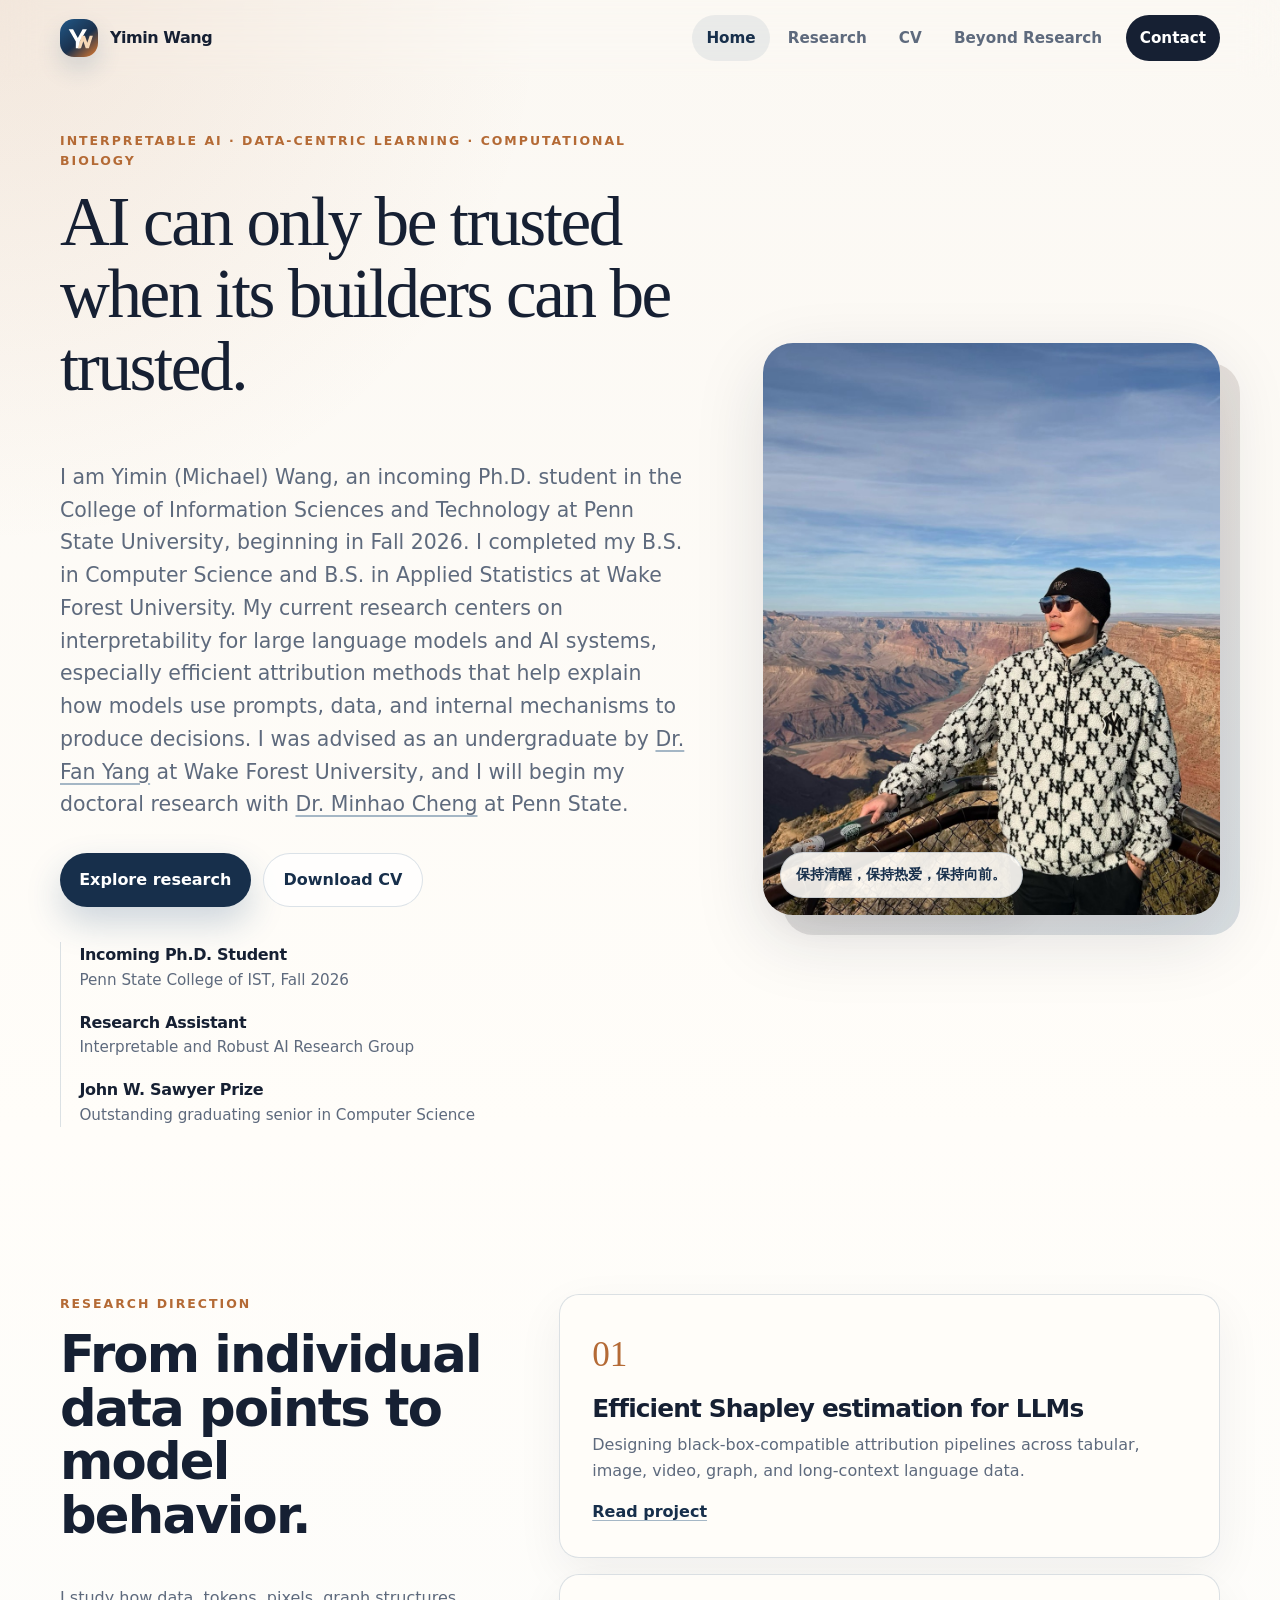
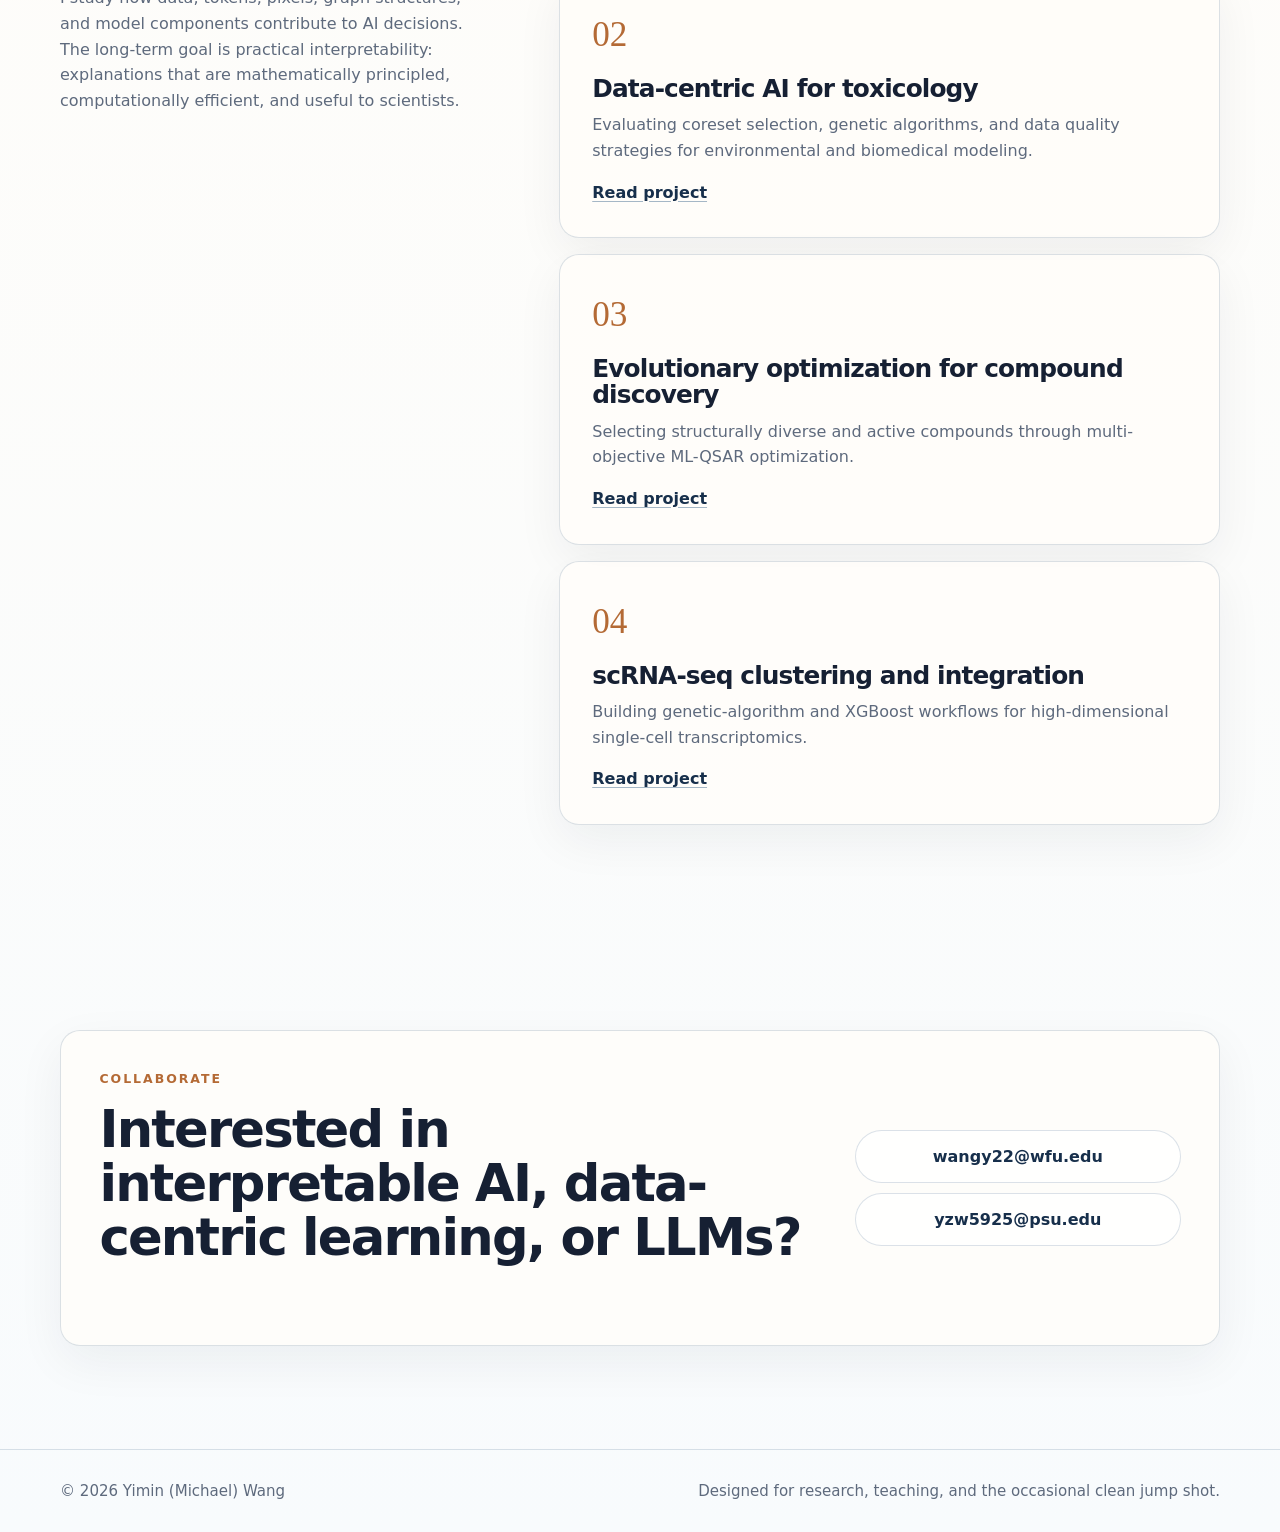
<file: index.html>
<!doctype html>
<html lang="en">
  <head>
    <meta charset="utf-8">
    <meta name="viewport" content="width=device-width, initial-scale=1">
    <meta name="description" content="Yimin (Michael) Wang - incoming Penn State IST Ph.D. student working on interpretable AI, LLM attribution, data-centric learning, and ML-QSAR optimization.">
    <title>Yimin (Michael) Wang | AI Researcher</title>
    <link rel="icon" href="assets/images/monogram.svg" type="image/svg+xml">
    <link rel="preload" href="assets/images/michael-grand-canyon-1400.jpg" as="image">
    <link rel="stylesheet" href="assets/css/styles.css">
  </head>
  <body>
    <a class="skip-link" href="#main">Skip to main content</a>

    <header class="site-header" data-header>
      <nav class="nav container" aria-label="Primary navigation">
        <a class="brand" href="index.html" aria-label="Yimin Wang home">
          <img src="assets/images/monogram.svg" alt="" width="38" height="38">
          <span>Yimin Wang</span>
        </a>
        <button class="nav-toggle" type="button" aria-expanded="false" aria-controls="site-menu">
          <span>Menu</span>
          <span class="nav-toggle-lines" aria-hidden="true"></span>
        </button>
        <div class="nav-links" id="site-menu">
          <a aria-current="page" href="index.html">Home</a>
          <a href="research.html">Research</a>
          <a href="cv.html">CV</a>
          <a href="basketball.html">Beyond Research</a>
          <a class="nav-cta" href="mailto:wangy22@wfu.edu">Contact</a>
        </div>
      </nav>
    </header>

    <main id="main">
      <section class="hero">
        <div class="container hero-grid">
          <div class="hero-copy reveal">
            <p class="eyebrow">Interpretable AI · Data-centric learning · Computational biology</p>
            <h1>AI can only be trusted when its builders can be trusted.</h1>
            <p class="hero-lede">
              I am Yimin (Michael) Wang, an incoming Ph.D. student in the College of Information Sciences and Technology
              at Penn State University, beginning in Fall 2026. I completed my B.S. in Computer Science and B.S. in
              Applied Statistics at Wake Forest University. My current research centers on interpretability for large
              language models and AI systems, especially efficient attribution methods that help explain how models use
              prompts, data, and internal mechanisms to produce decisions. I was advised as an undergraduate by
              <a href="https://cs.wfu.edu/people/faculty/fan-yang/">Dr. Fan Yang</a> at Wake Forest University, and I will
              begin my doctoral research with <a href="https://ist.psu.edu/directory/mmc7149">Dr. Minhao Cheng</a> at
              Penn State.
            </p>
            <div class="hero-actions">
              <a class="button primary" href="research.html">Explore research</a>
              <a class="button secondary" href="assets/files/Michael_Wang_CV.pdf">Download CV</a>
            </div>
            <ul class="quick-facts" aria-label="Profile highlights">
              <li>
                <strong>Incoming Ph.D. Student</strong>
                <span>Penn State College of IST, Fall 2026</span>
              </li>
              <li>
                <strong>Research Assistant</strong>
                <span>Interpretable and Robust AI Research Group</span>
              </li>
              <li>
                <strong>John W. Sawyer Prize</strong>
                <span>Outstanding graduating senior in Computer Science</span>
              </li>
            </ul>
          </div>

          <div class="hero-portrait reveal">
            <figure>
              <img src="assets/images/michael-grand-canyon-1400.jpg" alt="Yimin Michael Wang overlooking the Grand Canyon">
              <figcaption>保持清醒，保持热爱，保持向前。</figcaption>
            </figure>
          </div>
        </div>
      </section>

      <section class="section">
        <div class="container split-section">
          <div class="section-intro reveal">
            <p class="eyebrow">Research direction</p>
            <h2>From individual data points to model behavior.</h2>
            <p>
              I study how data, tokens, pixels, graph structures, and model components contribute to AI decisions.
              The long-term goal is practical interpretability: explanations that are mathematically principled,
              computationally efficient, and useful to scientists.
            </p>
          </div>
          <div class="feature-grid">
            <article class="feature-card reveal">
              <span class="card-number">01</span>
              <h3>Efficient Shapley estimation for LLMs</h3>
              <p>
                Designing black-box-compatible attribution pipelines across tabular, image, video, graph, and long-context language data.
              </p>
              <a href="research.html#shapley">Read project</a>
            </article>
            <article class="feature-card reveal">
              <span class="card-number">02</span>
              <h3>Data-centric AI for toxicology</h3>
              <p>
                Evaluating coreset selection, genetic algorithms, and data quality strategies for environmental and biomedical modeling.
              </p>
              <a href="research.html#toxicology">Read project</a>
            </article>
            <article class="feature-card reveal">
              <span class="card-number">03</span>
              <h3>Evolutionary optimization for compound discovery</h3>
              <p>
                Selecting structurally diverse and active compounds through multi-objective ML-QSAR optimization.
              </p>
              <a href="research.html#compound-discovery">Read project</a>
            </article>
            <article class="feature-card reveal">
              <span class="card-number">04</span>
              <h3>scRNA-seq clustering and integration</h3>
              <p>
                Building genetic-algorithm and XGBoost workflows for high-dimensional single-cell transcriptomics.
              </p>
              <a href="research.html#scrna">Read project</a>
            </article>
          </div>
        </div>
      </section>

      <section class="section">
        <div class="container contact-band reveal">
          <div>
            <p class="eyebrow">Collaborate</p>
            <h2>Interested in interpretable AI, data-centric learning, or LLMs?</h2>
          </div>
          <div class="contact-emails" aria-label="Email addresses">
            <a href="mailto:wangy22@wfu.edu">wangy22@wfu.edu</a>
            <a href="mailto:yzw5925@psu.edu">yzw5925@psu.edu</a>
          </div>
        </div>
      </section>
    </main>

    <footer class="site-footer">
      <div class="container footer-grid">
        <p>© <span data-year></span> Yimin (Michael) Wang</p>
        <p>Designed for research, teaching, and the occasional clean jump shot.</p>
      </div>
    </footer>

    <script src="assets/js/main.js"></script>
  </body>
</html>
</file>
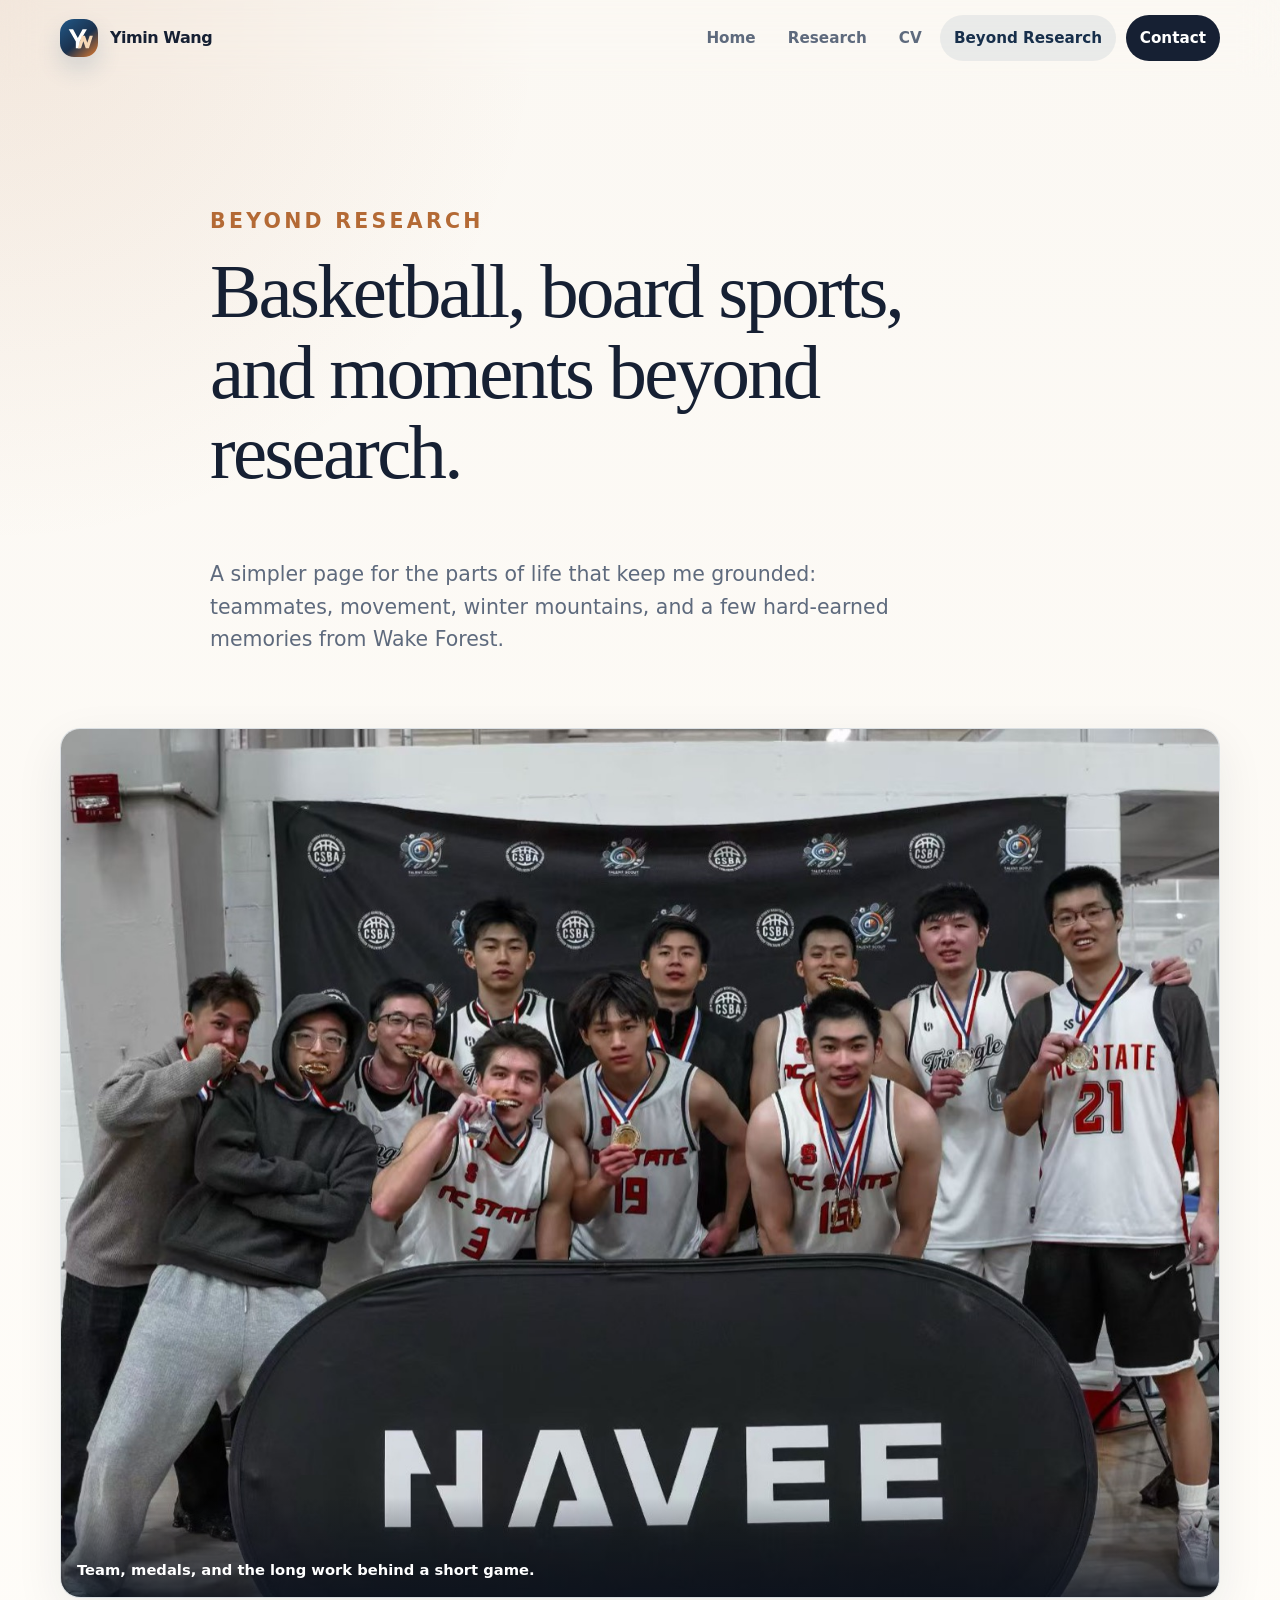
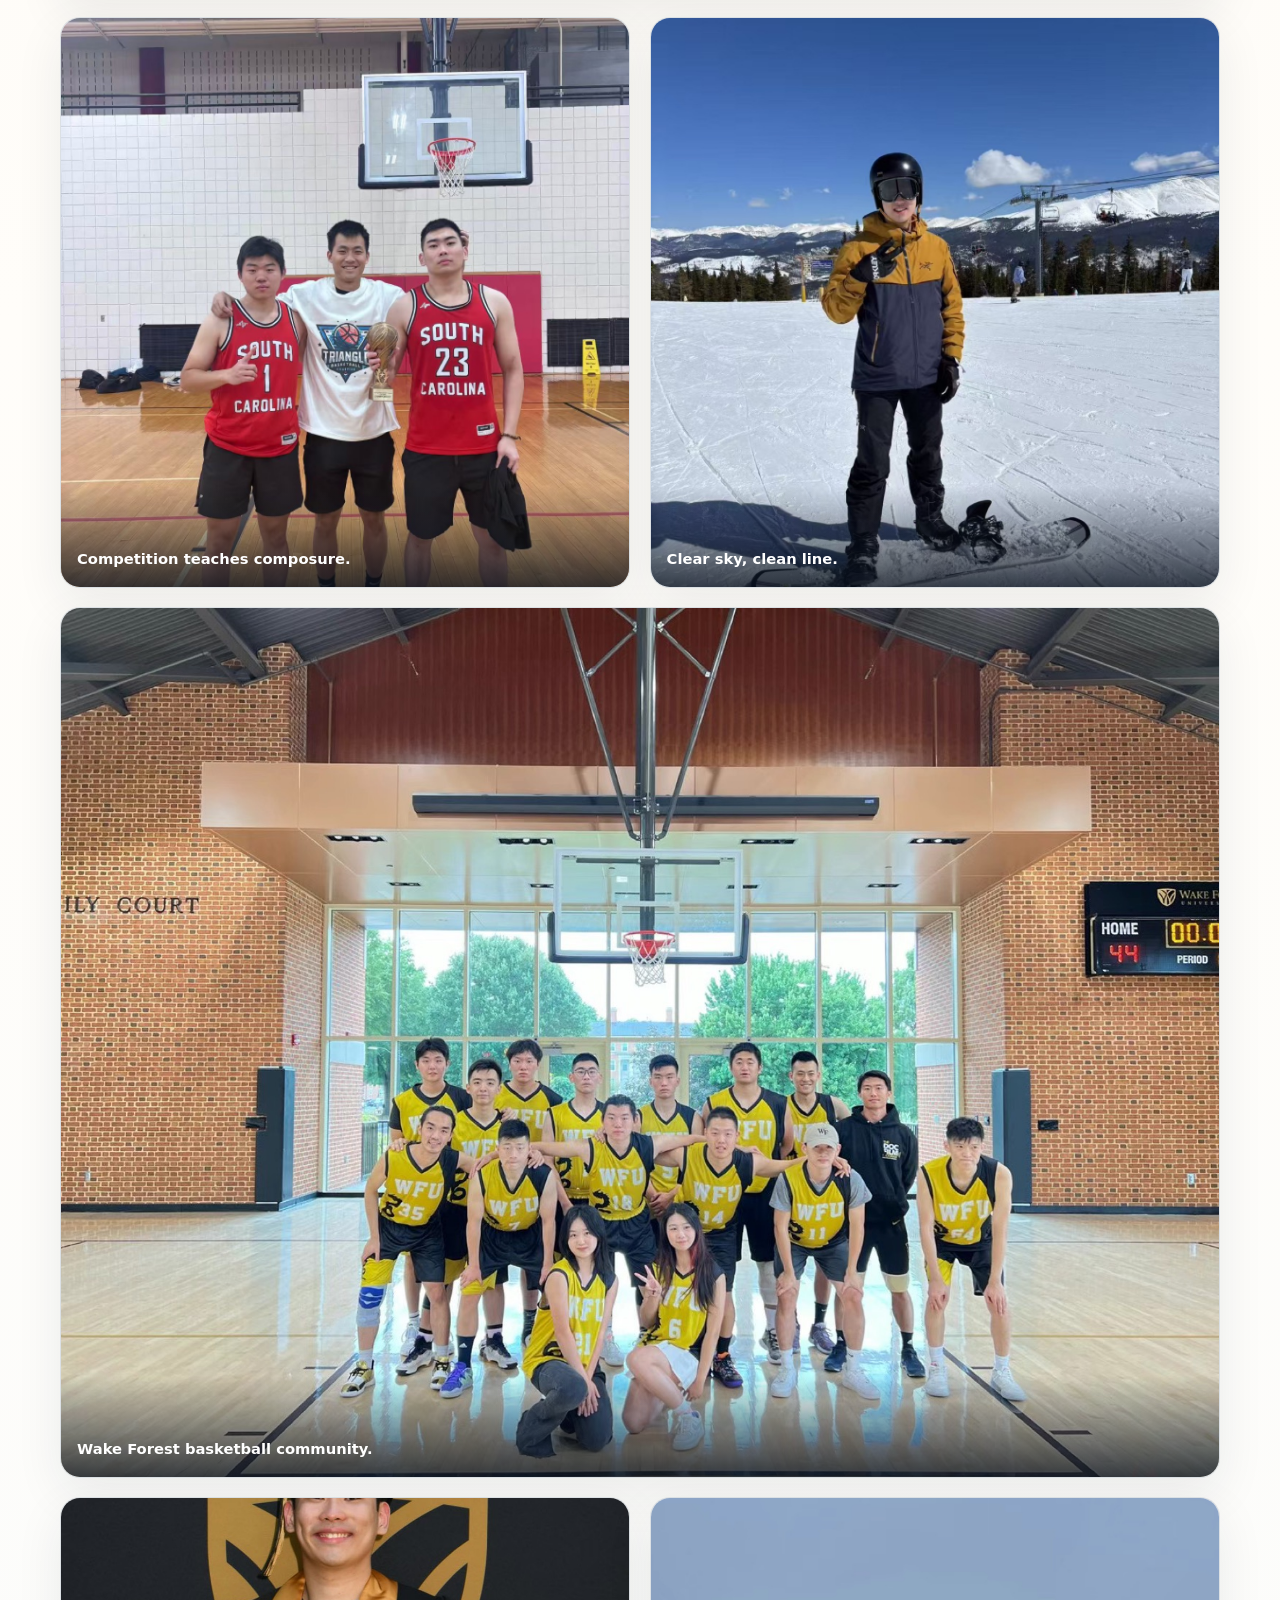
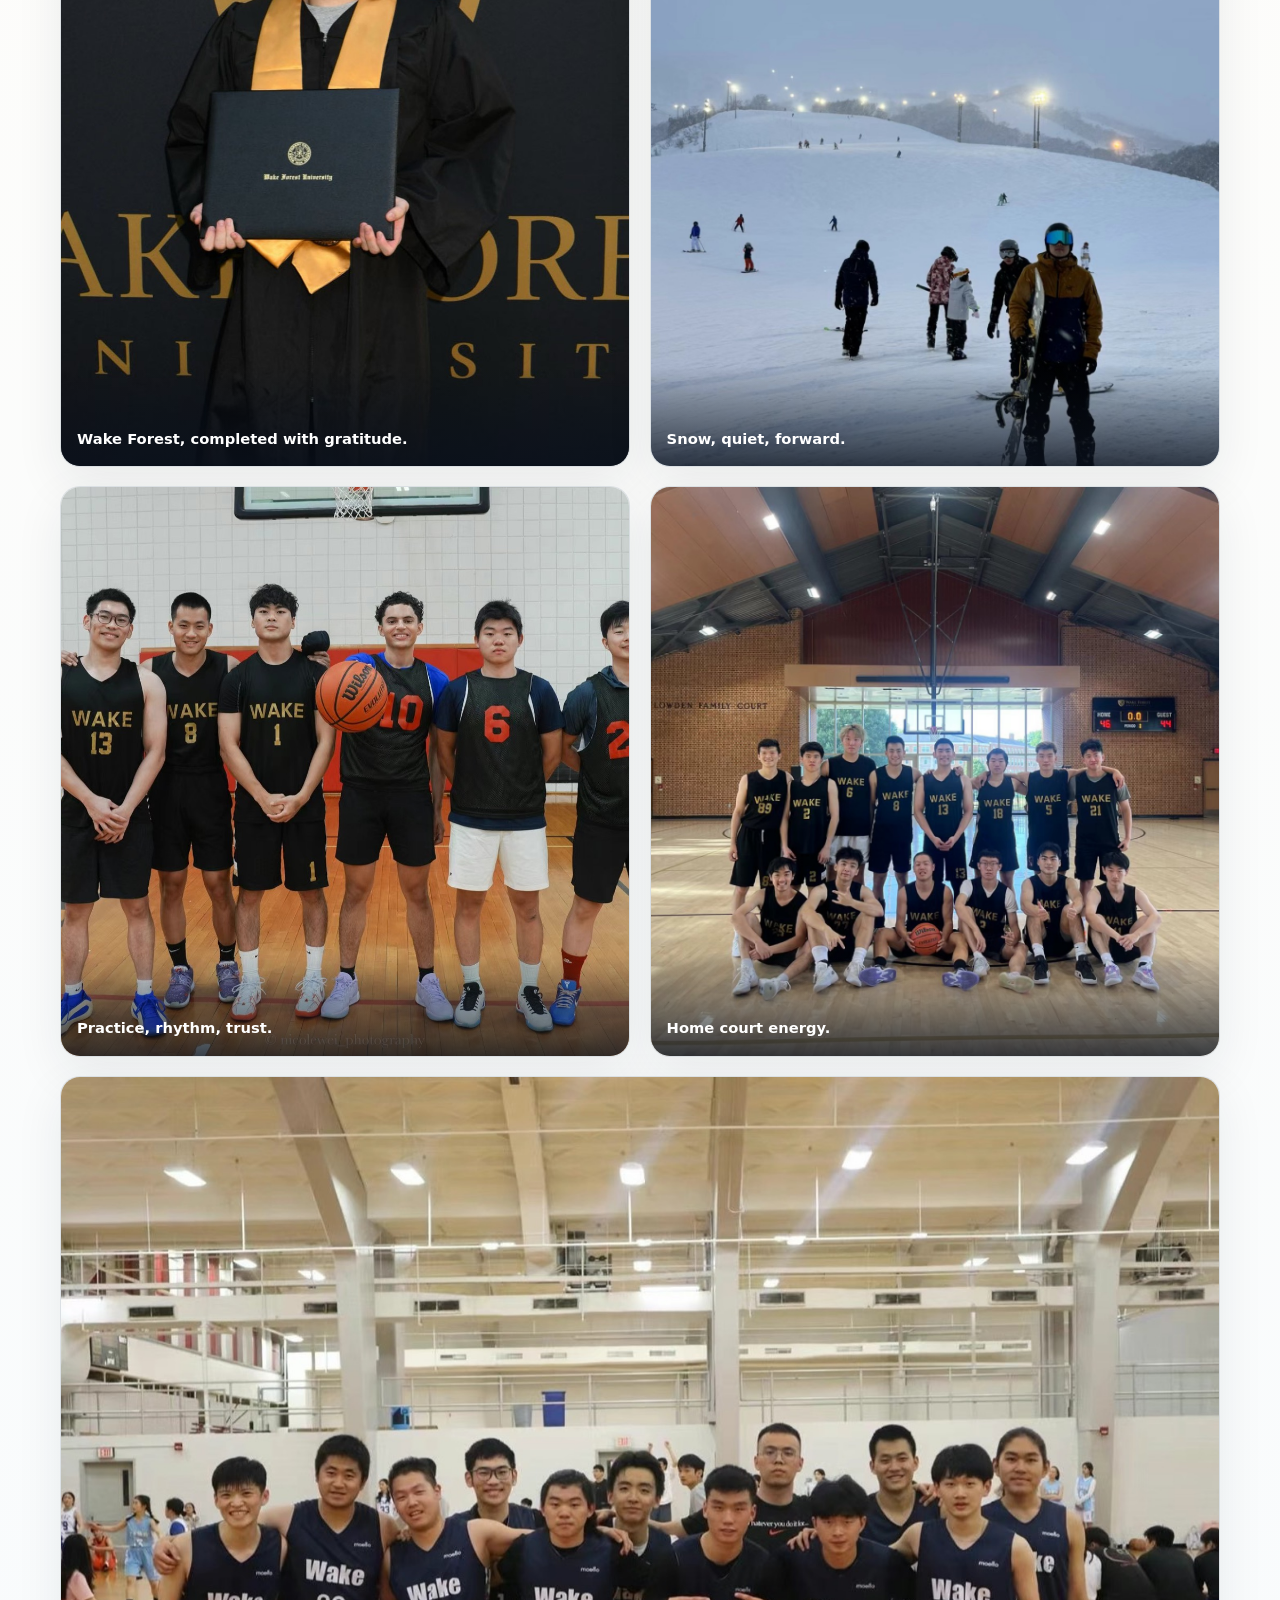
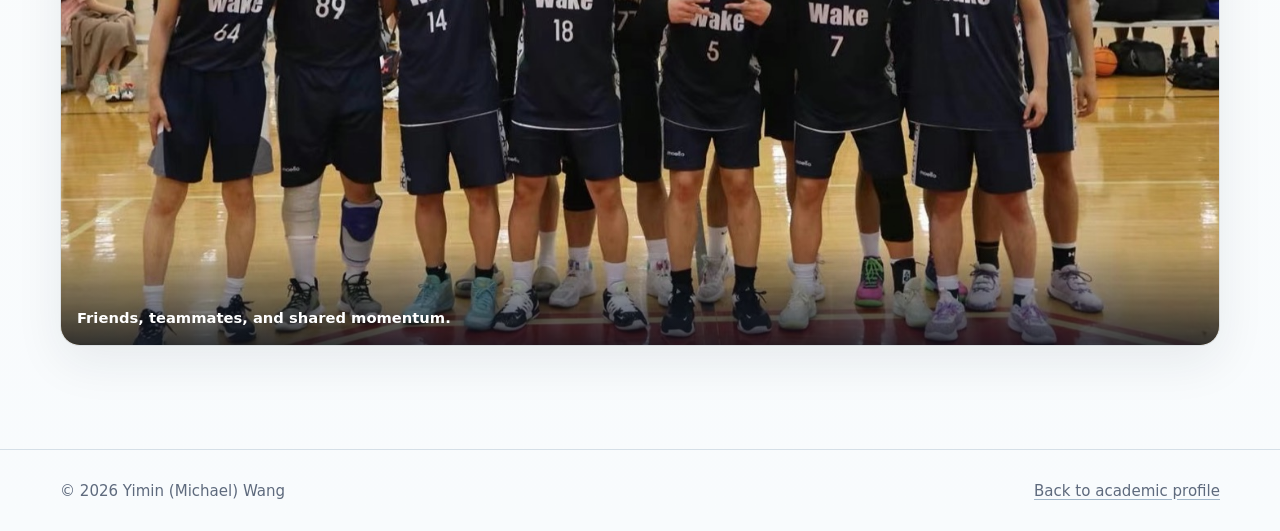
<file: basketball.html>
<!doctype html>
<html lang="en">
  <head>
    <meta charset="utf-8">
    <meta name="viewport" content="width=device-width, initial-scale=1">
    <meta name="description" content="Beyond research: basketball, board sports, and personal moments from Yimin Michael Wang.">
    <title>Beyond Research | Yimin (Michael) Wang</title>
    <link rel="icon" href="assets/images/monogram.svg" type="image/svg+xml">
    <link rel="stylesheet" href="assets/css/styles.css">
  </head>
  <body>
    <a class="skip-link" href="#main">Skip to main content</a>
    <header class="site-header" data-header>
      <nav class="nav container" aria-label="Primary navigation">
        <a class="brand" href="index.html" aria-label="Yimin Wang home">
          <img src="assets/images/monogram.svg" alt="" width="38" height="38">
          <span>Yimin Wang</span>
        </a>
        <button class="nav-toggle" type="button" aria-expanded="false" aria-controls="site-menu">
          <span>Menu</span>
          <span class="nav-toggle-lines" aria-hidden="true"></span>
        </button>
        <div class="nav-links" id="site-menu">
          <a href="index.html">Home</a>
          <a href="research.html">Research</a>
          <a href="cv.html">CV</a>
          <a aria-current="page" href="basketball.html">Beyond Research</a>
          <a class="nav-cta" href="mailto:wangy22@wfu.edu">Contact</a>
        </div>
      </nav>
    </header>

    <main id="main">
      <section class="life-hero simple-life-hero">
        <div class="container narrow">
          <div class="life-copy reveal">
            <p class="eyebrow">Beyond research</p>
            <h1>Basketball, board sports, and moments beyond research.</h1>
            <p>
              A simpler page for the parts of life that keep me grounded: teammates, movement, winter mountains,
              and a few hard-earned memories from Wake Forest.
            </p>
          </div>
        </div>
      </section>

      <section class="section life-gallery-section">
        <div class="container life-gallery">
          <figure class="gallery-item gallery-wide reveal">
            <img src="assets/images/life/basketball-medals-team.jpg" alt="Basketball team celebrating with medals">
            <figcaption>Team, medals, and the long work behind a short game.</figcaption>
          </figure>
          <figure class="gallery-item reveal">
            <img src="assets/images/life/basketball-trophy-trio.jpg" alt="Three basketball players standing with a trophy">
            <figcaption>Competition teaches composure.</figcaption>
          </figure>
          <figure class="gallery-item reveal">
            <img src="assets/images/life/snowboard-blue-sky.jpg" alt="Yimin standing on a snowboard on a sunny mountain">
            <figcaption>Clear sky, clean line.</figcaption>
          </figure>
          <figure class="gallery-item gallery-wide reveal">
            <img src="assets/images/life/basketball-wfu-yellow.jpg" alt="Wake Forest basketball team in yellow jerseys on court">
            <figcaption>Wake Forest basketball community.</figcaption>
          </figure>
          <figure class="gallery-item reveal">
            <img src="assets/images/life/graduation-wfu.jpg" alt="Yimin in Wake Forest graduation gown holding diploma">
            <figcaption>Wake Forest, completed with gratitude.</figcaption>
          </figure>
          <figure class="gallery-item reveal">
            <img src="assets/images/life/snowboard-night.jpg" alt="Yimin holding a snowboard on a snowy mountain at dusk">
            <figcaption>Snow, quiet, forward.</figcaption>
          </figure>
          <figure class="gallery-item reveal">
            <img src="assets/images/life/basketball-wake-black.jpg" alt="Wake basketball players in black jerseys">
            <figcaption>Practice, rhythm, trust.</figcaption>
          </figure>
          <figure class="gallery-item reveal">
            <img src="assets/images/life/basketball-wake-court.jpg" alt="Basketball team posing on Wake Forest court">
            <figcaption>Home court energy.</figcaption>
          </figure>
          <figure class="gallery-item gallery-wide reveal">
            <img src="assets/images/life/basketball-wake-navy.jpg" alt="Wake basketball team in navy jerseys">
            <figcaption>Friends, teammates, and shared momentum.</figcaption>
          </figure>
        </div>
      </section>
    </main>

    <footer class="site-footer">
      <div class="container footer-grid">
        <p>© <span data-year></span> Yimin (Michael) Wang</p>
        <p><a href="index.html">Back to academic profile</a></p>
      </div>
    </footer>
    <script src="assets/js/main.js"></script>
  </body>
</html>
</file>
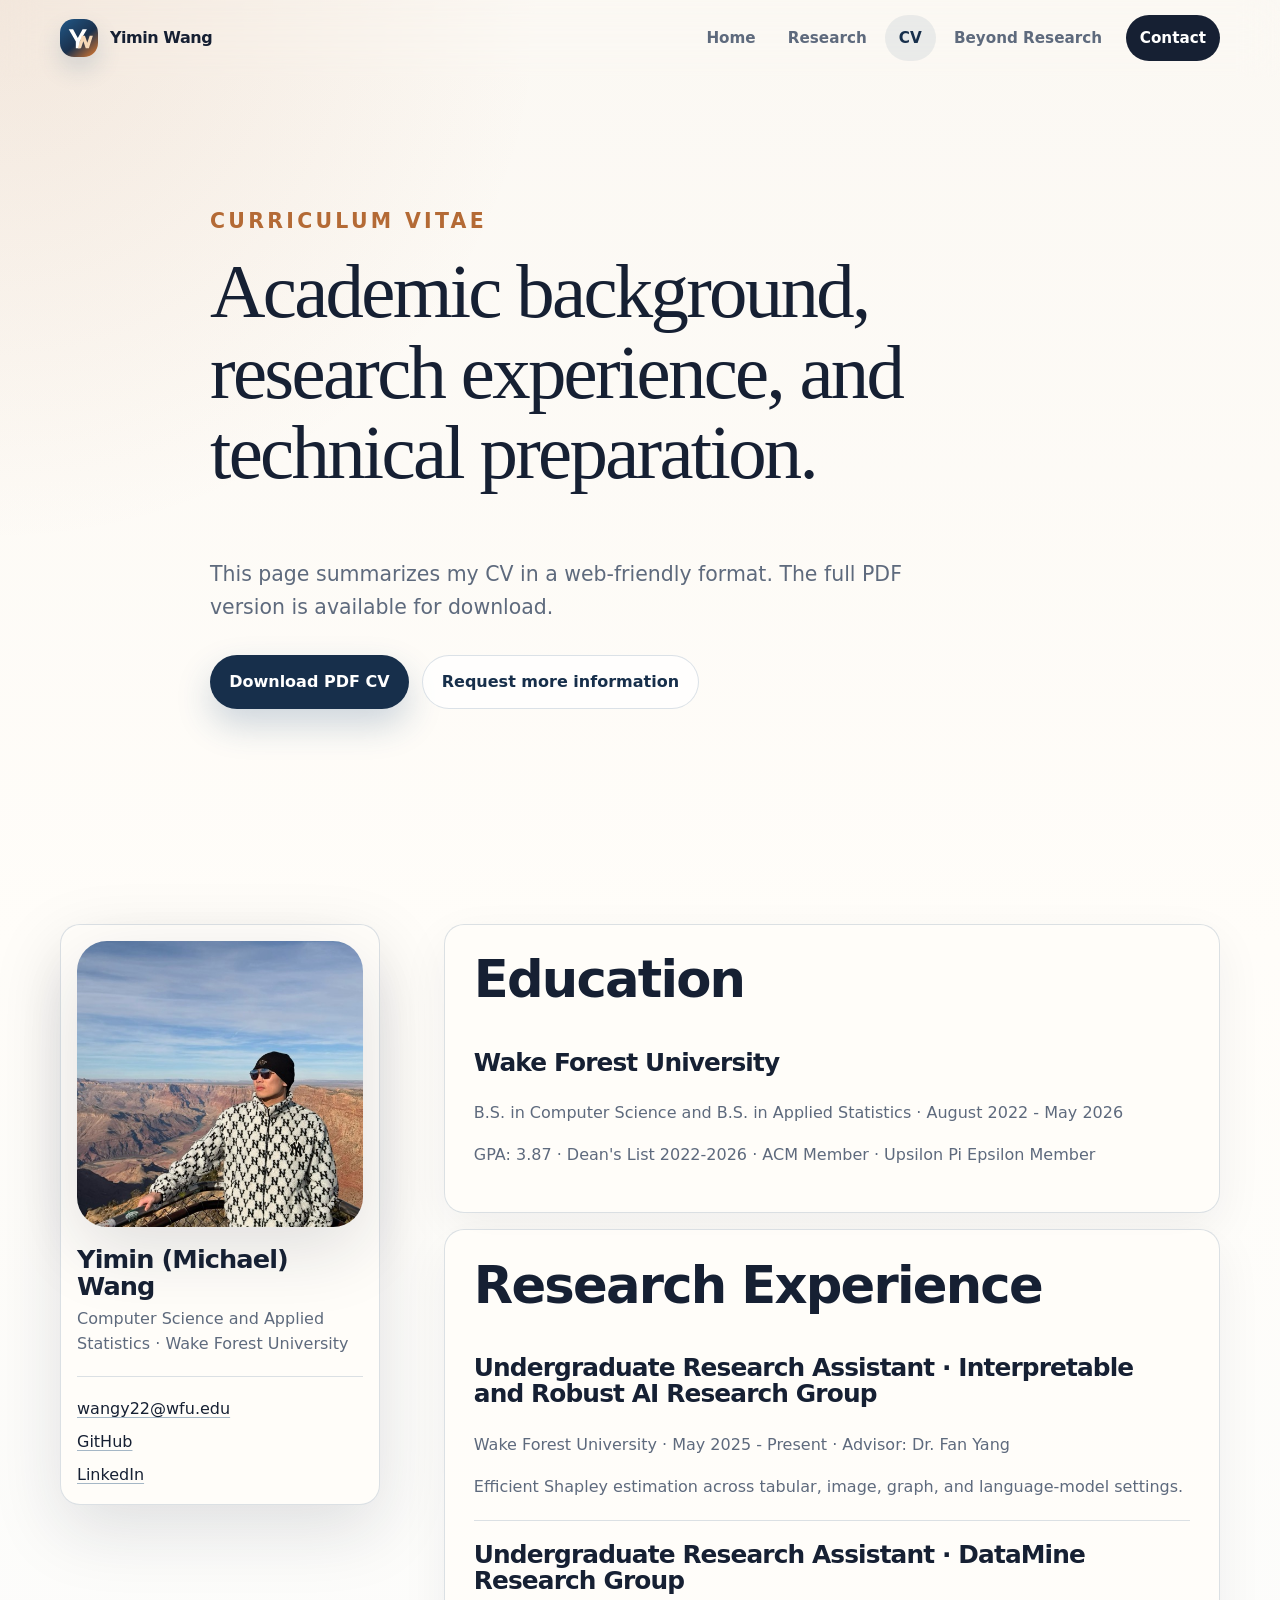
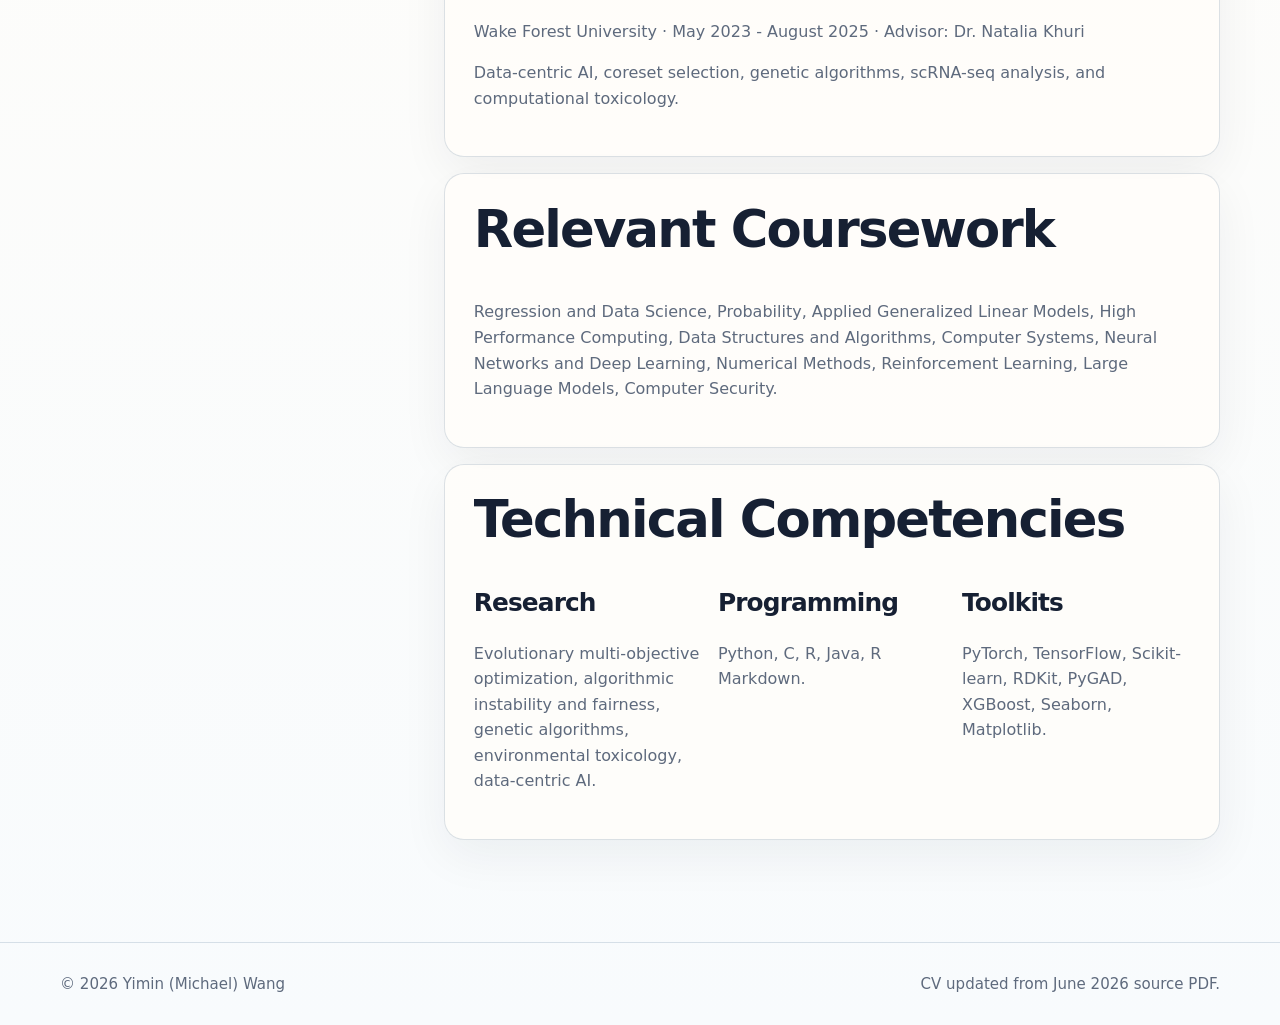
<file: cv.html>
<!doctype html>
<html lang="en">
  <head>
    <meta charset="utf-8">
    <meta name="viewport" content="width=device-width, initial-scale=1">
    <meta name="description" content="Curriculum vitae for Yimin Michael Wang.">
    <title>CV | Yimin (Michael) Wang</title>
    <link rel="icon" href="assets/images/monogram.svg" type="image/svg+xml">
    <link rel="stylesheet" href="assets/css/styles.css">
  </head>
  <body>
    <a class="skip-link" href="#main">Skip to main content</a>
    <header class="site-header" data-header>
      <nav class="nav container" aria-label="Primary navigation">
        <a class="brand" href="index.html" aria-label="Yimin Wang home">
          <img src="assets/images/monogram.svg" alt="" width="38" height="38">
          <span>Yimin Wang</span>
        </a>
        <button class="nav-toggle" type="button" aria-expanded="false" aria-controls="site-menu">
          <span>Menu</span>
          <span class="nav-toggle-lines" aria-hidden="true"></span>
        </button>
        <div class="nav-links" id="site-menu">
          <a href="index.html">Home</a>
          <a href="research.html">Research</a>
          <a aria-current="page" href="cv.html">CV</a>
          <a href="basketball.html">Beyond Research</a>
          <a class="nav-cta" href="mailto:wangy22@wfu.edu">Contact</a>
        </div>
      </nav>
    </header>

    <main id="main">
      <section class="page-hero">
        <div class="container narrow reveal">
          <p class="eyebrow">Curriculum vitae</p>
          <h1>Academic background, research experience, and technical preparation.</h1>
          <p>
            This page summarizes my CV in a web-friendly format. The full PDF version is available for download.
          </p>
          <div class="hero-actions">
            <a class="button primary" href="assets/files/Michael_Wang_CV.pdf">Download PDF CV</a>
            <a class="button secondary" href="mailto:wangy22@wfu.edu">Request more information</a>
          </div>
        </div>
      </section>

      <section class="section">
        <div class="container cv-layout">
          <aside class="cv-sidebar reveal">
            <img src="assets/images/michael-profile.jpg" alt="Yimin Michael Wang at the Grand Canyon">
            <h2>Yimin (Michael) Wang</h2>
            <p>Computer Science and Applied Statistics · Wake Forest University</p>
            <ul>
              <li><a href="mailto:wangy22@wfu.edu">wangy22@wfu.edu</a></li>
              <li><a href="https://github.com/MichaelWangYimin">GitHub</a></li>
              <li><a href="https://linkedin.com/in/yiminwang13">LinkedIn</a></li>
            </ul>
          </aside>

          <div class="cv-main">
            <article class="cv-section reveal">
              <h2>Education</h2>
              <div class="cv-item">
                <h3>Wake Forest University</h3>
                <p>B.S. in Computer Science and B.S. in Applied Statistics · August 2022 - May 2026</p>
                <p>GPA: 3.87 · Dean's List 2022-2026 · ACM Member · Upsilon Pi Epsilon Member</p>
              </div>
            </article>

            <article class="cv-section reveal">
              <h2>Research Experience</h2>
              <div class="cv-item">
                <h3>Undergraduate Research Assistant · Interpretable and Robust AI Research Group</h3>
                <p>Wake Forest University · May 2025 - Present · Advisor: Dr. Fan Yang</p>
                <p>Efficient Shapley estimation across tabular, image, graph, and language-model settings.</p>
              </div>
              <div class="cv-item">
                <h3>Undergraduate Research Assistant · DataMine Research Group</h3>
                <p>Wake Forest University · May 2023 - August 2025 · Advisor: Dr. Natalia Khuri</p>
                <p>Data-centric AI, coreset selection, genetic algorithms, scRNA-seq analysis, and computational toxicology.</p>
              </div>
            </article>

            <article class="cv-section reveal">
              <h2>Relevant Coursework</h2>
              <p class="coursework">
                Regression and Data Science, Probability, Applied Generalized Linear Models, High Performance Computing,
                Data Structures and Algorithms, Computer Systems, Neural Networks and Deep Learning, Numerical Methods,
                Reinforcement Learning, Large Language Models, Computer Security.
              </p>
            </article>

            <article class="cv-section reveal">
              <h2>Technical Competencies</h2>
              <div class="cv-columns">
                <div>
                  <h3>Research</h3>
                  <p>Evolutionary multi-objective optimization, algorithmic instability and fairness, genetic algorithms, environmental toxicology, data-centric AI.</p>
                </div>
                <div>
                  <h3>Programming</h3>
                  <p>Python, C, R, Java, R Markdown.</p>
                </div>
                <div>
                  <h3>Toolkits</h3>
                  <p>PyTorch, TensorFlow, Scikit-learn, RDKit, PyGAD, XGBoost, Seaborn, Matplotlib.</p>
                </div>
              </div>
            </article>
          </div>
        </div>
      </section>
    </main>

    <footer class="site-footer">
      <div class="container footer-grid">
        <p>© <span data-year></span> Yimin (Michael) Wang</p>
        <p>CV updated from June 2026 source PDF.</p>
      </div>
    </footer>
    <script src="assets/js/main.js"></script>
  </body>
</html>
</file>
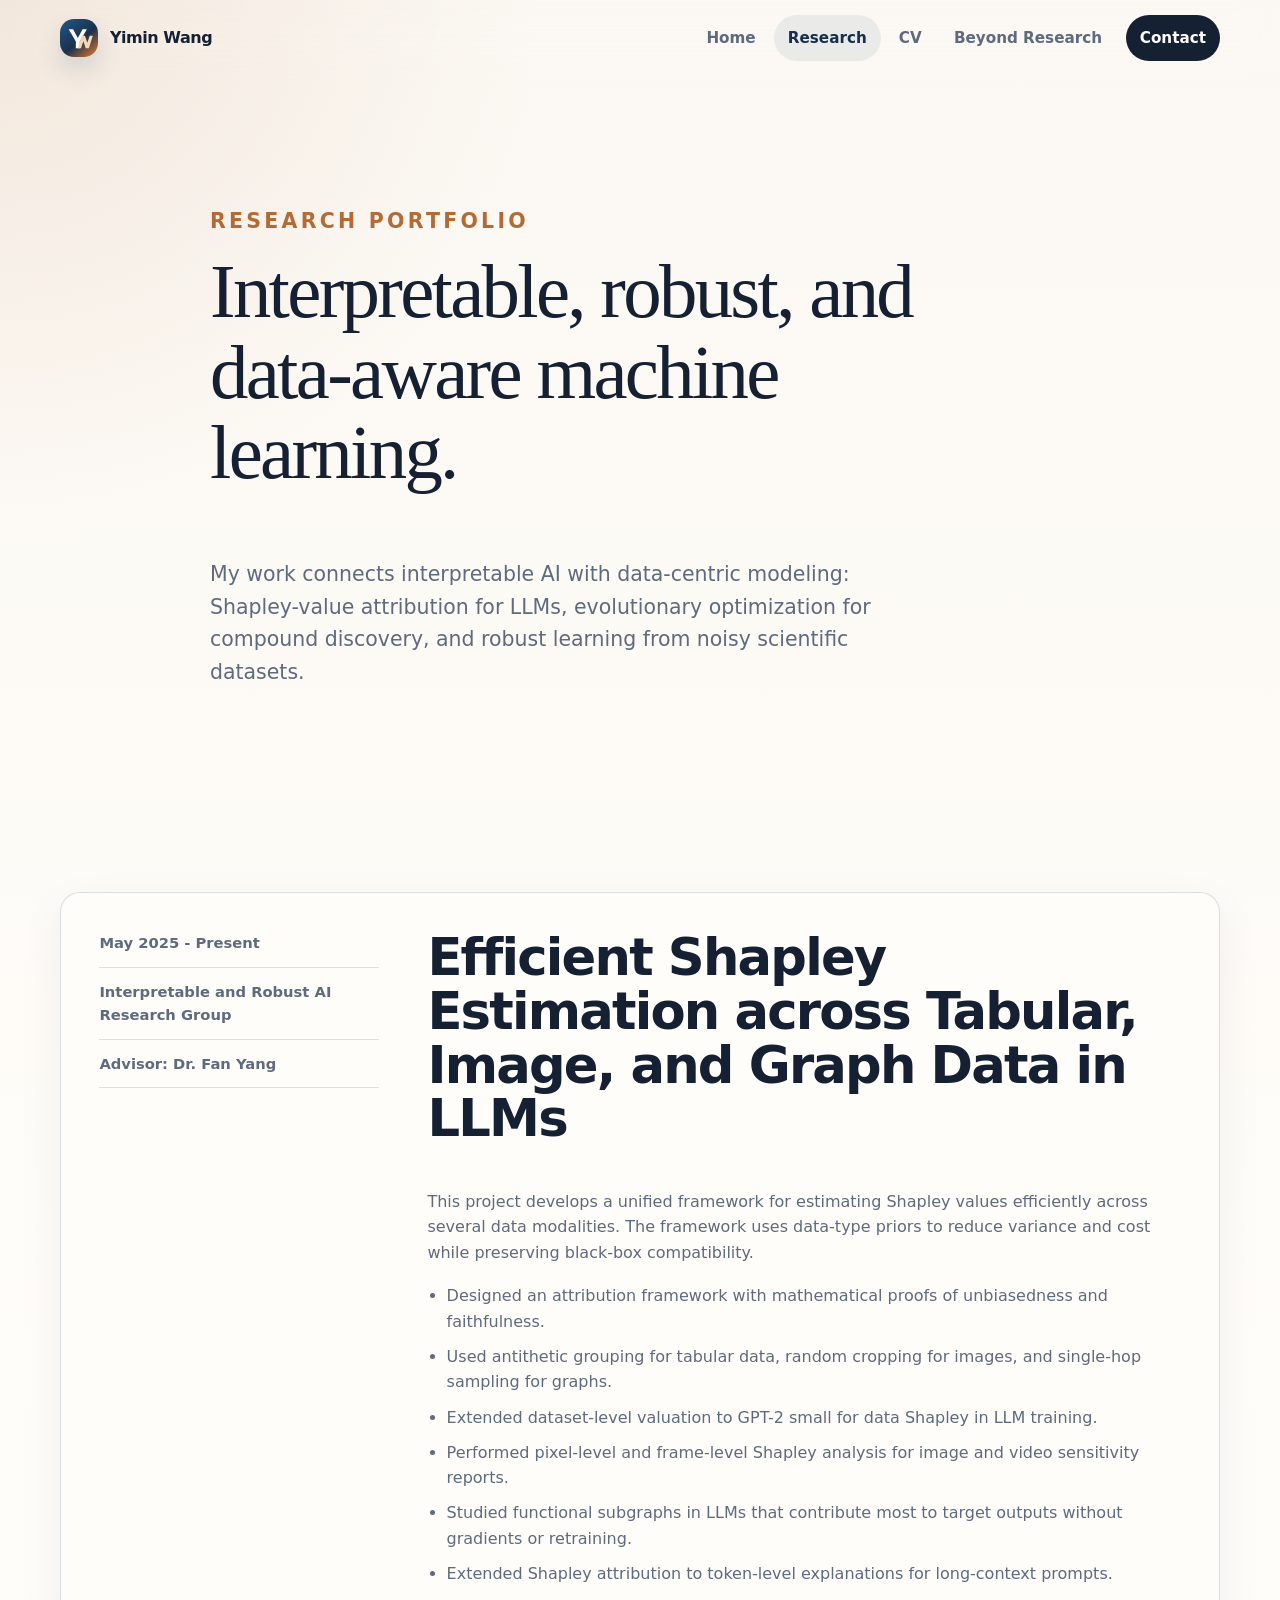
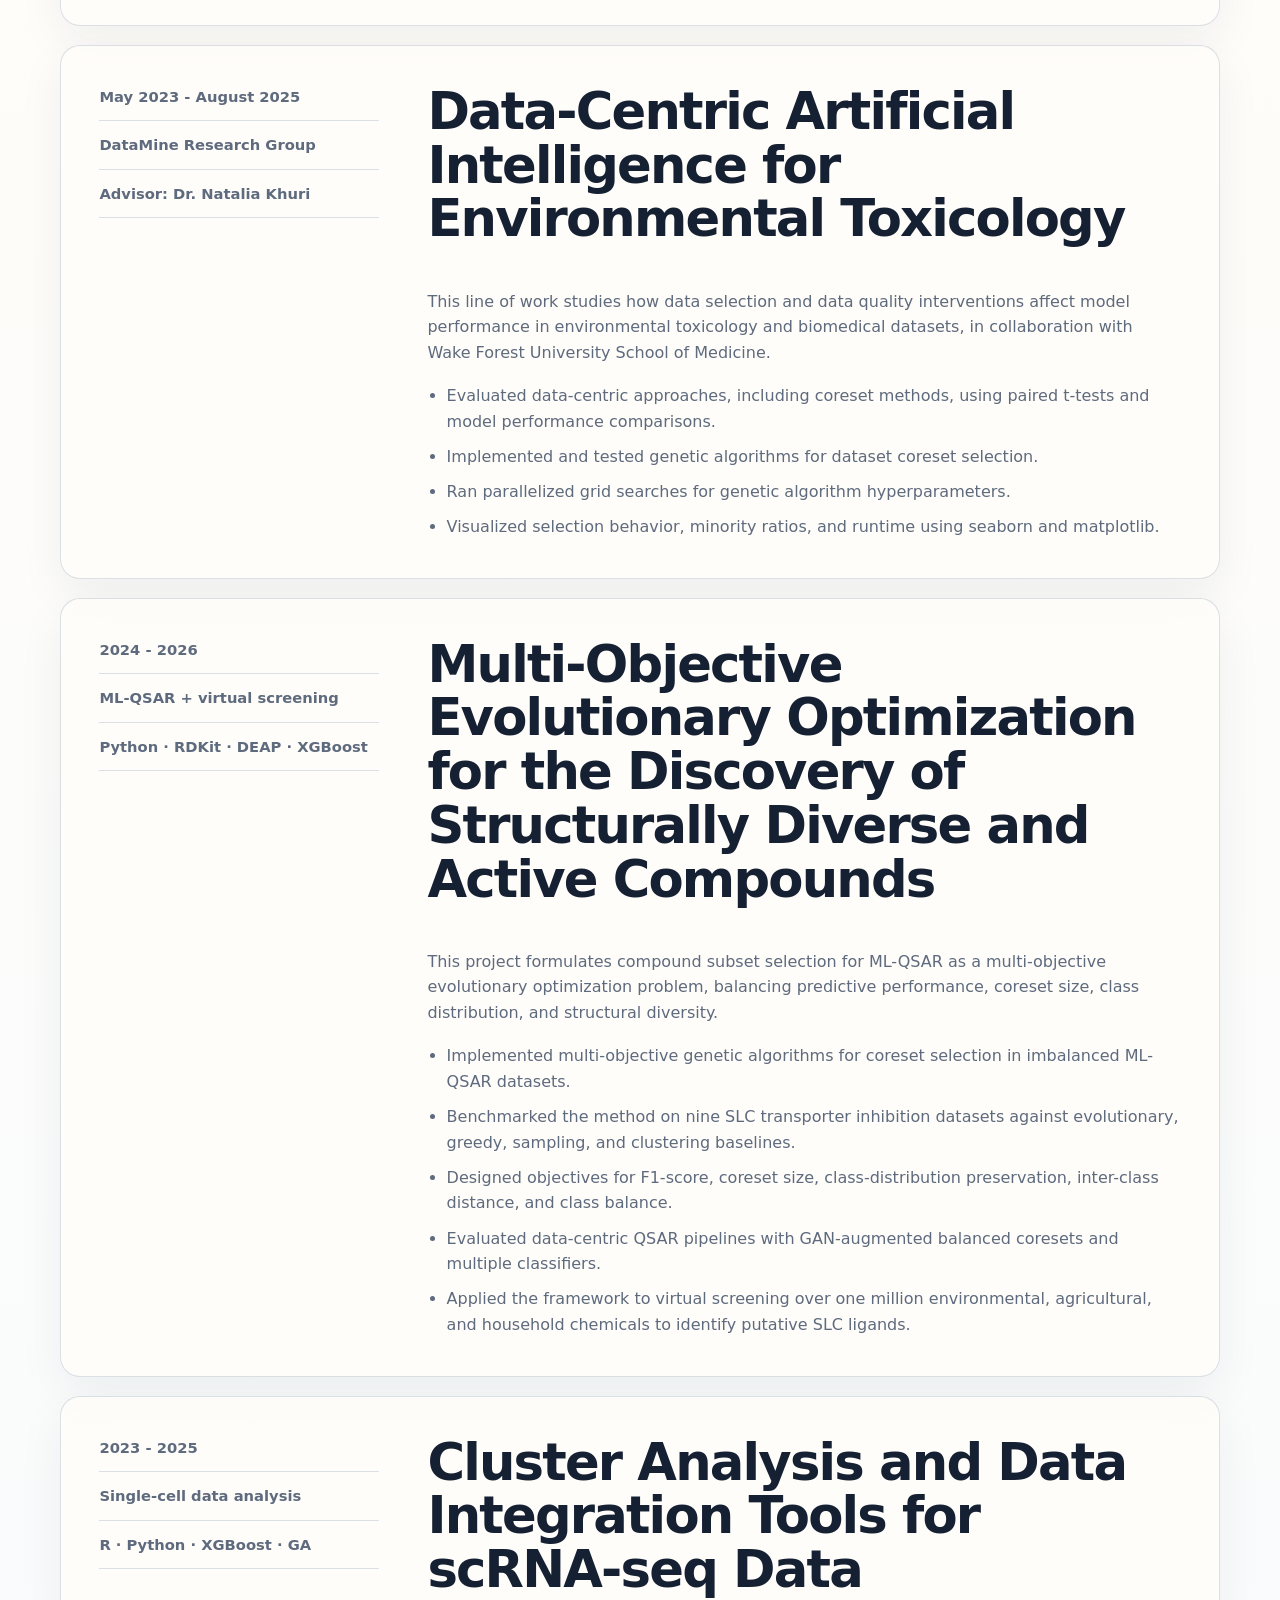
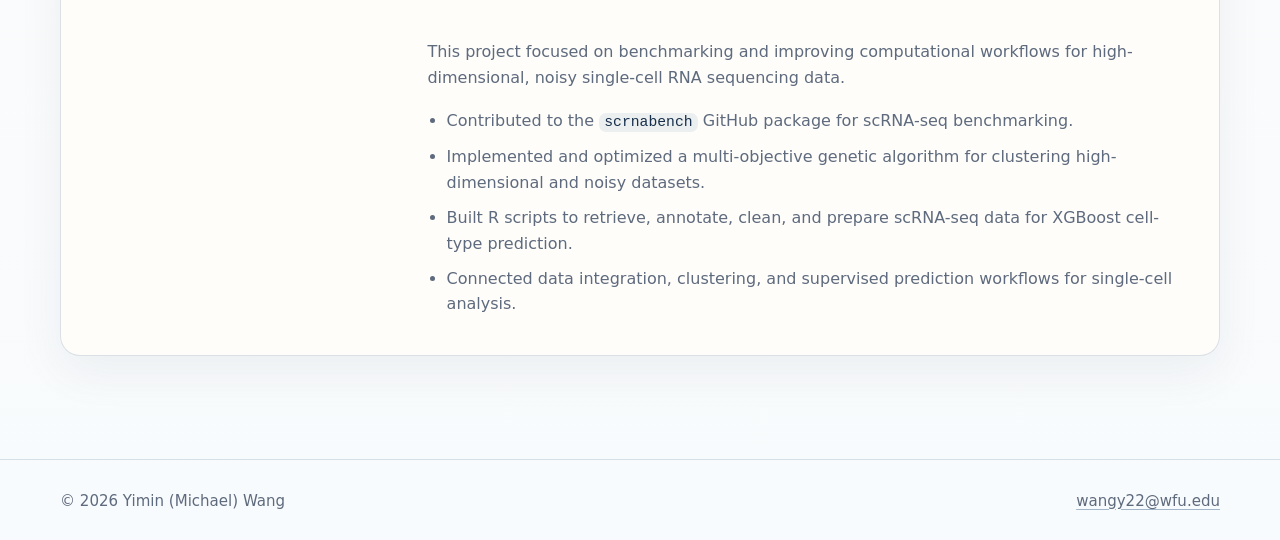
<file: research.html>
<!doctype html>
<html lang="en">
  <head>
    <meta charset="utf-8">
    <meta name="viewport" content="width=device-width, initial-scale=1">
    <meta name="description" content="Research projects by Yimin Michael Wang in interpretable AI, LLM attribution, data-centric learning, ML-QSAR optimization, and scRNA-seq analysis.">
    <title>Research | Yimin (Michael) Wang</title>
    <link rel="icon" href="assets/images/monogram.svg" type="image/svg+xml">
    <link rel="stylesheet" href="assets/css/styles.css">
  </head>
  <body>
    <a class="skip-link" href="#main">Skip to main content</a>
    <header class="site-header" data-header>
      <nav class="nav container" aria-label="Primary navigation">
        <a class="brand" href="index.html" aria-label="Yimin Wang home">
          <img src="assets/images/monogram.svg" alt="" width="38" height="38">
          <span>Yimin Wang</span>
        </a>
        <button class="nav-toggle" type="button" aria-expanded="false" aria-controls="site-menu">
          <span>Menu</span>
          <span class="nav-toggle-lines" aria-hidden="true"></span>
        </button>
        <div class="nav-links" id="site-menu">
          <a href="index.html">Home</a>
          <a aria-current="page" href="research.html">Research</a>
          <a href="cv.html">CV</a>
          <a href="basketball.html">Beyond Research</a>
          <a class="nav-cta" href="mailto:wangy22@wfu.edu">Contact</a>
        </div>
      </nav>
    </header>

    <main id="main">
      <section class="page-hero">
        <div class="container narrow reveal">
          <p class="eyebrow">Research portfolio</p>
          <h1>Interpretable, robust, and data-aware machine learning.</h1>
          <p>
            My work connects interpretable AI with data-centric modeling: Shapley-value attribution for LLMs,
            evolutionary optimization for compound discovery, and robust learning from noisy scientific datasets.
          </p>
        </div>
      </section>

      <section class="section">
        <div class="container research-stack">
          <article class="project-card reveal" id="shapley">
            <div class="project-meta">
              <span>May 2025 - Present</span>
              <span>Interpretable and Robust AI Research Group</span>
              <span>Advisor: Dr. Fan Yang</span>
            </div>
            <div class="project-body">
              <h2>Efficient Shapley Estimation across Tabular, Image, and Graph Data in LLMs</h2>
              <p>
                This project develops a unified framework for estimating Shapley values efficiently across several data modalities.
                The framework uses data-type priors to reduce variance and cost while preserving black-box compatibility.
              </p>
              <ul class="project-list">
                <li>Designed an attribution framework with mathematical proofs of unbiasedness and faithfulness.</li>
                <li>Used antithetic grouping for tabular data, random cropping for images, and single-hop sampling for graphs.</li>
                <li>Extended dataset-level valuation to GPT-2 small for data Shapley in LLM training.</li>
                <li>Performed pixel-level and frame-level Shapley analysis for image and video sensitivity reports.</li>
                <li>Studied functional subgraphs in LLMs that contribute most to target outputs without gradients or retraining.</li>
                <li>Extended Shapley attribution to token-level explanations for long-context prompts.</li>
              </ul>
            </div>
          </article>

          <article class="project-card reveal" id="toxicology">
            <div class="project-meta">
              <span>May 2023 - August 2025</span>
              <span>DataMine Research Group</span>
              <span>Advisor: Dr. Natalia Khuri</span>
            </div>
            <div class="project-body">
              <h2>Data-Centric Artificial Intelligence for Environmental Toxicology</h2>
              <p>
                This line of work studies how data selection and data quality interventions affect model performance in environmental
                toxicology and biomedical datasets, in collaboration with Wake Forest University School of Medicine.
              </p>
              <ul class="project-list">
                <li>Evaluated data-centric approaches, including coreset methods, using paired t-tests and model performance comparisons.</li>
                <li>Implemented and tested genetic algorithms for dataset coreset selection.</li>
                <li>Ran parallelized grid searches for genetic algorithm hyperparameters.</li>
                <li>Visualized selection behavior, minority ratios, and runtime using seaborn and matplotlib.</li>
              </ul>
            </div>
          </article>

          <article class="project-card reveal" id="compound-discovery">
            <div class="project-meta">
              <span>2024 - 2026</span>
              <span>ML-QSAR + virtual screening</span>
              <span>Python · RDKit · DEAP · XGBoost</span>
            </div>
            <div class="project-body">
              <h2>Multi-Objective Evolutionary Optimization for the Discovery of Structurally Diverse and Active Compounds</h2>
              <p>
                This project formulates compound subset selection for ML-QSAR as a multi-objective evolutionary optimization problem,
                balancing predictive performance, coreset size, class distribution, and structural diversity.
              </p>
              <ul class="project-list">
                <li>Implemented multi-objective genetic algorithms for coreset selection in imbalanced ML-QSAR datasets.</li>
                <li>Benchmarked the method on nine SLC transporter inhibition datasets against evolutionary, greedy, sampling, and clustering baselines.</li>
                <li>Designed objectives for F1-score, coreset size, class-distribution preservation, inter-class distance, and class balance.</li>
                <li>Evaluated data-centric QSAR pipelines with GAN-augmented balanced coresets and multiple classifiers.</li>
                <li>Applied the framework to virtual screening over one million environmental, agricultural, and household chemicals to identify putative SLC ligands.</li>
              </ul>
            </div>
          </article>

          <article class="project-card reveal" id="scrna">
            <div class="project-meta">
              <span>2023 - 2025</span>
              <span>Single-cell data analysis</span>
              <span>R · Python · XGBoost · GA</span>
            </div>
            <div class="project-body">
              <h2>Cluster Analysis and Data Integration Tools for scRNA-seq Data</h2>
              <p>
                This project focused on benchmarking and improving computational workflows for high-dimensional, noisy
                single-cell RNA sequencing data.
              </p>
              <ul class="project-list">
                <li>Contributed to the <span class="code-word">scrnabench</span> GitHub package for scRNA-seq benchmarking.</li>
                <li>Implemented and optimized a multi-objective genetic algorithm for clustering high-dimensional and noisy datasets.</li>
                <li>Built R scripts to retrieve, annotate, clean, and prepare scRNA-seq data for XGBoost cell-type prediction.</li>
                <li>Connected data integration, clustering, and supervised prediction workflows for single-cell analysis.</li>
              </ul>
            </div>
          </article>
        </div>
      </section>
    </main>

    <footer class="site-footer">
      <div class="container footer-grid">
        <p>© <span data-year></span> Yimin (Michael) Wang</p>
        <p><a href="mailto:wangy22@wfu.edu">wangy22@wfu.edu</a></p>
      </div>
    </footer>
    <script src="assets/js/main.js"></script>
  </body>
</html>
</file>
<file: assets/css/styles.css>
:root {
  --ink: #162033;
  --muted: #5e6a7d;
  --soft: #f5f0ea;
  --paper: #fffdf9;
  --line: rgba(31, 78, 121, 0.16);
  --blue: #1f4e79;
  --blue-dark: #172f4b;
  --canyon: #b46a35;
  --canyon-soft: #f0d7c4;
  --sage: #edf3ef;
  --shadow: 0 24px 70px rgba(22, 32, 51, 0.13);
  --radius-lg: 30px;
  --radius-md: 20px;
  --radius-sm: 14px;
  --max: 1160px;
  color-scheme: light;
}

* {
  box-sizing: border-box;
}

html {
  scroll-behavior: smooth;
}

body {
  margin: 0;
  background:
    radial-gradient(circle at top left, rgba(180, 106, 53, 0.12), transparent 34rem),
    linear-gradient(180deg, #fbf8f3 0%, var(--paper) 36%, #f8fbfd 100%);
  color: var(--ink);
  font-family: Inter, ui-sans-serif, system-ui, -apple-system, BlinkMacSystemFont, "Segoe UI", sans-serif;
  line-height: 1.6;
  overflow-x: clip;
}

img {
  display: block;
  max-width: 100%;
}

a {
  color: inherit;
  text-decoration-color: rgba(31, 78, 121, 0.4);
  text-underline-offset: 0.18em;
}

a:hover {
  color: var(--blue);
}

h1,
h2,
h3,
p {
  margin-top: 0;
}

h1,
h2,
h3 {
  letter-spacing: -0.035em;
  line-height: 1.05;
}

h1 {
  font-family: Georgia, "Times New Roman", serif;
  font-size: clamp(2.8rem, 7vw, 5.7rem);
  font-weight: 500;
  max-width: 10.4em;
}

.hero h1 {
  font-size: clamp(2.5rem, 5.4vw, 4.65rem);
  max-width: 11.5em;
}

h2 {
  font-size: clamp(2rem, 4vw, 3.5rem);
  font-weight: 650;
}

h3 {
  font-size: clamp(1.2rem, 2vw, 1.55rem);
  font-weight: 650;
}

p {
  color: var(--muted);
}

.container {
  width: min(calc(100% - 40px), var(--max));
  margin-inline: auto;
}

.narrow {
  max-width: 860px;
}

.skip-link {
  position: fixed;
  left: 1rem;
  top: 1rem;
  z-index: 100;
  transform: translateY(-140%);
  border-radius: 999px;
  background: var(--ink);
  color: white;
  padding: 0.7rem 1rem;
}

.skip-link:focus {
  transform: translateY(0);
}

.site-header {
  position: sticky;
  top: 0;
  z-index: 50;
  border-bottom: 1px solid transparent;
  backdrop-filter: blur(18px);
  transition: border-color 180ms ease, background 180ms ease, box-shadow 180ms ease;
}

.site-header.is-scrolled {
  border-color: var(--line);
  background: rgba(255, 253, 249, 0.86);
  box-shadow: 0 12px 42px rgba(22, 32, 51, 0.06);
}

.nav {
  min-height: 76px;
  display: flex;
  align-items: center;
  justify-content: space-between;
  gap: 1.4rem;
}

.brand {
  display: inline-flex;
  align-items: center;
  gap: 0.75rem;
  text-decoration: none;
  font-weight: 760;
  letter-spacing: -0.03em;
}

.brand img {
  border-radius: 14px;
  box-shadow: 0 12px 24px rgba(31, 78, 121, 0.16);
}

.nav-links {
  display: flex;
  align-items: center;
  gap: 0.25rem;
}

.nav-links a {
  border-radius: 999px;
  color: var(--muted);
  font-size: 0.95rem;
  font-weight: 640;
  padding: 0.68rem 0.88rem;
  text-decoration: none;
}

.nav-links a:hover,
.nav-links a[aria-current="page"] {
  background: rgba(31, 78, 121, 0.08);
  color: var(--blue-dark);
}

.nav-links .nav-cta {
  background: var(--ink);
  color: white;
  margin-left: 0.35rem;
}

.nav-links .nav-cta:hover {
  background: var(--blue);
  color: white;
}

.nav-toggle {
  display: none;
}

.hero {
  min-height: calc(94vh - 76px);
  display: grid;
  align-items: center;
  padding: 3.4rem 0 4rem;
}

.hero-grid,
.life-grid {
  display: grid;
  grid-template-columns: minmax(0, 1.04fr) minmax(320px, 0.76fr);
  align-items: center;
  gap: clamp(2.2rem, 6vw, 6rem);
}

.eyebrow {
  color: var(--canyon);
  font-size: 0.78rem;
  font-weight: 820;
  letter-spacing: 0.16em;
  margin-bottom: 0.9rem;
  text-transform: uppercase;
}

.hero-lede,
.page-hero p,
.life-copy p {
  font-size: clamp(1.08rem, 1.7vw, 1.28rem);
  max-width: 720px;
}

.hero-actions,
.contact-actions {
  display: flex;
  flex-wrap: wrap;
  gap: 0.8rem;
  margin: 2rem 0;
}

.button {
  align-items: center;
  border-radius: 999px;
  display: inline-flex;
  font-weight: 760;
  justify-content: center;
  min-height: 48px;
  padding: 0.82rem 1.2rem;
  text-decoration: none;
  transition: transform 180ms ease, background 180ms ease, border-color 180ms ease;
}

.button:hover {
  transform: translateY(-2px);
}

.button.primary {
  background: var(--blue-dark);
  color: white;
  box-shadow: 0 16px 35px rgba(31, 78, 121, 0.22);
}

.button.primary:hover {
  background: var(--blue);
  color: white;
}

.button.secondary {
  background: rgba(255, 255, 255, 0.72);
  border: 1px solid var(--line);
  color: var(--blue-dark);
}

.quick-facts {
  border-left: 1px solid var(--line);
  display: grid;
  gap: 1.1rem;
  list-style: none;
  margin: 2.2rem 0 0;
  padding: 0 0 0 1.15rem;
}

.quick-facts strong,
.quick-facts span {
  display: block;
}

.quick-facts strong {
  letter-spacing: -0.02em;
}

.quick-facts span {
  color: var(--muted);
  font-size: 0.95rem;
}

.hero-portrait figure,
.life-photo {
  margin: 0;
  position: relative;
}

.hero-portrait figure::before,
.life-photo::before {
  background: linear-gradient(135deg, var(--canyon), var(--blue));
  border-radius: var(--radius-lg);
  content: "";
  inset: 1.25rem -1.25rem -1.25rem 1.25rem;
  opacity: 0.16;
  position: absolute;
  z-index: -1;
}

.hero-portrait img,
.life-photo img,
.cv-sidebar img {
  border-radius: var(--radius-lg);
  box-shadow: var(--shadow);
  object-fit: cover;
}

.hero-portrait img {
  aspect-ratio: 4 / 5;
  object-position: 61% 56%;
}

.hero-portrait figcaption,
.life-photo figcaption {
  background: rgba(255, 253, 249, 0.9);
  border: 1px solid var(--line);
  border-radius: 999px;
  bottom: 1.1rem;
  box-shadow: 0 16px 40px rgba(22, 32, 51, 0.1);
  color: var(--blue-dark);
  font-size: 0.9rem;
  font-weight: 720;
  left: 1.1rem;
  padding: 0.65rem 0.95rem;
  position: absolute;
}

.section {
  padding: clamp(4.5rem, 8vw, 7.5rem) 0;
}

.tinted {
  background: linear-gradient(135deg, rgba(237, 243, 239, 0.82), rgba(240, 215, 196, 0.36));
  border-block: 1px solid rgba(31, 78, 121, 0.08);
}

.split-section {
  display: grid;
  grid-template-columns: minmax(260px, 0.78fr) minmax(0, 1.22fr);
  gap: clamp(2rem, 6vw, 5rem);
}

.section-intro {
  position: sticky;
  top: 104px;
  align-self: start;
}

.feature-grid {
  display: grid;
  gap: 1rem;
}

.feature-card,
.entry-card,
.award-card,
.life-card,
.cv-section,
.skills-panel,
.contact-band,
.quote-panel,
.project-card {
  background: rgba(255, 253, 249, 0.82);
  border: 1px solid var(--line);
  border-radius: var(--radius-md);
  box-shadow: 0 16px 48px rgba(22, 32, 51, 0.06);
}

.feature-card {
  padding: clamp(1.35rem, 3vw, 2rem);
}

.feature-card h3 {
  margin-bottom: 0.65rem;
}

.feature-card a {
  color: var(--blue-dark);
  font-weight: 780;
}

.card-number {
  color: var(--canyon);
  display: inline-block;
  font-family: Georgia, "Times New Roman", serif;
  font-size: 2.2rem;
  margin-bottom: 0.8rem;
}

.section-heading {
  margin-bottom: 2rem;
}

.timeline {
  display: grid;
  gap: 1rem;
}

.timeline-item {
  display: grid;
  grid-template-columns: 150px 1fr;
  gap: 1.2rem;
  padding: 1.2rem 0;
  border-bottom: 1px solid var(--line);
}

.timeline-item time {
  color: var(--canyon);
  font-weight: 820;
}

.timeline-item h3,
.timeline-item p {
  margin-bottom: 0.25rem;
}

.contact-band {
  align-items: center;
  display: flex;
  justify-content: space-between;
  gap: 2rem;
  padding: clamp(1.5rem, 4vw, 2.4rem);
}

.contact-band h2 {
  max-width: 800px;
}

.contact-emails {
  display: grid;
  gap: 0.65rem;
  width: min(100%, 360px);
}

.contact-emails a {
  background: rgba(255, 255, 255, 0.78);
  border: 1px solid var(--line);
  border-radius: 999px;
  color: var(--blue-dark);
  font-weight: 780;
  padding: 0.78rem 1rem;
  text-align: center;
  text-decoration: none;
}

.contact-emails a:hover {
  background: var(--blue-dark);
  color: white;
}

.site-footer {
  border-top: 1px solid var(--line);
  padding: 1.8rem 0;
}

.footer-grid {
  align-items: center;
  display: flex;
  justify-content: space-between;
  gap: 1rem;
}

.footer-grid p {
  font-size: 0.94rem;
  margin: 0;
}

.page-hero {
  padding: clamp(5rem, 10vw, 8rem) 0 clamp(3.6rem, 7vw, 5rem);
}

.page-hero h1,
.life-copy h1 {
  font-size: clamp(2.8rem, 6vw, 5.1rem);
}

.research-stack {
  display: grid;
  gap: 1.2rem;
}

.project-card {
  display: grid;
  grid-template-columns: 280px 1fr;
  gap: clamp(1.5rem, 4vw, 3rem);
  padding: clamp(1.4rem, 4vw, 2.4rem);
}

.project-meta {
  display: flex;
  flex-direction: column;
  gap: 0.75rem;
}

.project-meta span {
  border-bottom: 1px solid var(--line);
  color: var(--muted);
  font-size: 0.92rem;
  font-weight: 680;
  padding-bottom: 0.75rem;
}

.project-list {
  color: var(--muted);
  margin: 1.1rem 0 0;
  padding-left: 1.2rem;
}

.project-list li + li {
  margin-top: 0.6rem;
}

.code-word {
  background: rgba(31, 78, 121, 0.08);
  border-radius: 0.45rem;
  color: var(--blue-dark);
  font-family: "SFMono-Regular", Consolas, monospace;
  font-size: 0.92em;
  padding: 0.1em 0.35em;
}

.skills-panel {
  display: grid;
  grid-template-columns: minmax(240px, 0.6fr) 1fr;
  gap: 2rem;
  padding: clamp(1.5rem, 4vw, 2.4rem);
}

.tag-cloud {
  display: flex;
  flex-wrap: wrap;
  gap: 0.75rem;
}

.tag-cloud span {
  background: white;
  border: 1px solid var(--line);
  border-radius: 999px;
  color: var(--blue-dark);
  font-size: 0.92rem;
  font-weight: 720;
  padding: 0.55rem 0.82rem;
}

.content-grid {
  display: grid;
  grid-template-columns: 280px 1fr;
  gap: clamp(1.8rem, 5vw, 4rem);
}

.side-label {
  align-self: start;
  position: sticky;
  top: 104px;
}

.entry-list {
  display: grid;
  gap: 1rem;
}

.entry-card,
.award-card,
.life-card,
.cv-section {
  padding: clamp(1.25rem, 3vw, 1.8rem);
}

.entry-kicker,
.award-card time {
  color: var(--canyon);
  font-size: 0.84rem;
  font-weight: 820;
  letter-spacing: 0.08em;
  text-transform: uppercase;
}

.award-grid {
  display: grid;
  grid-template-columns: repeat(2, minmax(0, 1fr));
  gap: 1rem;
}

.cv-layout {
  display: grid;
  grid-template-columns: 320px 1fr;
  gap: clamp(1.8rem, 5vw, 4rem);
  align-items: start;
}

.cv-sidebar {
  background: var(--paper);
  border: 1px solid var(--line);
  border-radius: var(--radius-md);
  box-shadow: var(--shadow);
  padding: 1rem;
  position: sticky;
  top: 104px;
}

.cv-sidebar img {
  aspect-ratio: 1;
  object-position: 62% 45%;
}

.cv-sidebar h2 {
  font-size: 1.6rem;
  margin: 1.2rem 0 0.4rem;
}

.cv-sidebar ul {
  border-top: 1px solid var(--line);
  list-style: none;
  margin: 1.2rem 0 0;
  padding: 1.2rem 0 0;
}

.cv-sidebar li + li {
  margin-top: 0.45rem;
}

.cv-main {
  display: grid;
  gap: 1rem;
}

.cv-item + .cv-item {
  border-top: 1px solid var(--line);
  margin-top: 1.3rem;
  padding-top: 1.3rem;
}

.cv-columns {
  display: grid;
  grid-template-columns: repeat(3, minmax(0, 1fr));
  gap: 1rem;
}

.coursework {
  max-width: 920px;
}

.life-hero {
  padding: clamp(5rem, 10vw, 8rem) 0 clamp(4rem, 7vw, 5.5rem);
}

.simple-life-hero {
  padding-bottom: clamp(2rem, 5vw, 3.2rem);
}

.life-photo img {
  aspect-ratio: 4 / 5;
  object-position: 61% 56%;
}

.life-cards {
  display: grid;
  grid-template-columns: repeat(3, minmax(0, 1fr));
  gap: 1rem;
}

.life-card span {
  color: var(--canyon);
  font-family: Georgia, "Times New Roman", serif;
  font-size: 2rem;
}

.quote-panel {
  padding: clamp(1.8rem, 5vw, 3rem);
}

.quote-panel blockquote {
  color: var(--blue-dark);
  font-family: Georgia, "Times New Roman", serif;
  font-size: clamp(2rem, 5vw, 4rem);
  line-height: 1.08;
  margin: 0;
}

.life-gallery-section {
  padding-top: 0;
}

.life-gallery {
  display: grid;
  grid-auto-flow: dense;
  grid-template-columns: repeat(6, 1fr);
  gap: clamp(0.75rem, 2vw, 1.2rem);
}

.gallery-item {
  background: var(--paper);
  border: 1px solid var(--line);
  border-radius: var(--radius-md);
  box-shadow: 0 16px 48px rgba(22, 32, 51, 0.08);
  grid-column: span 3;
  margin: 0;
  overflow: hidden;
  position: relative;
}

.gallery-item.gallery-wide {
  grid-column: span 6;
}

.gallery-item img {
  aspect-ratio: 4 / 3;
  height: 100%;
  object-fit: cover;
  width: 100%;
}

.gallery-item:not(.gallery-wide) img {
  aspect-ratio: 1 / 1;
}

.gallery-item figcaption {
  background: linear-gradient(180deg, transparent, rgba(10, 17, 29, 0.78));
  bottom: 0;
  color: white;
  font-size: 0.92rem;
  font-weight: 720;
  left: 0;
  margin: 0;
  padding: 3.8rem 1rem 1rem;
  position: absolute;
  right: 0;
}

.reveal {
  opacity: 1;
  transform: translateY(0);
}

@media (prefers-reduced-motion: reduce) {
  *,
  *::before,
  *::after {
    animation-duration: 0.01ms !important;
    scroll-behavior: auto !important;
    transition-duration: 0.01ms !important;
  }

  .reveal {
    opacity: 1;
    transform: none;
  }
}

@media (max-width: 920px) {
  h1 {
    max-width: none;
  }

  .nav-toggle {
    align-items: center;
    background: white;
    border: 1px solid var(--line);
    border-radius: 999px;
    color: var(--ink);
    display: inline-flex;
    font: inherit;
    font-weight: 760;
    gap: 0.65rem;
    padding: 0.6rem 0.8rem;
  }

  .nav-toggle-lines,
  .nav-toggle-lines::before,
  .nav-toggle-lines::after {
    background: currentColor;
    border-radius: 999px;
    content: "";
    display: block;
    height: 2px;
    transition: transform 180ms ease;
    width: 18px;
  }

  .nav-toggle-lines::before {
    transform: translateY(-6px);
  }

  .nav-toggle-lines::after {
    transform: translateY(4px);
  }

  .nav-toggle[aria-expanded="true"] .nav-toggle-lines {
    background: transparent;
  }

  .nav-toggle[aria-expanded="true"] .nav-toggle-lines::before {
    background: var(--ink);
    transform: translateY(2px) rotate(45deg);
  }

  .nav-toggle[aria-expanded="true"] .nav-toggle-lines::after {
    background: var(--ink);
    transform: translateY(0) rotate(-45deg);
  }

  .nav-links {
    background: rgba(255, 253, 249, 0.98);
    border: 1px solid var(--line);
    border-radius: 24px;
    box-shadow: var(--shadow);
    display: none;
    flex-direction: column;
    left: 20px;
    padding: 0.8rem;
    position: absolute;
    right: 20px;
    top: 76px;
  }

  .nav-links.is-open {
    display: flex;
  }

  .nav-links a {
    width: 100%;
  }

  .nav-links .nav-cta {
    margin-left: 0;
    text-align: center;
  }

  .hero-grid,
  .life-grid,
  .split-section,
  .project-card,
  .skills-panel,
  .content-grid,
  .cv-layout {
    grid-template-columns: 1fr;
  }

  .section-intro,
  .side-label,
  .cv-sidebar {
    position: static;
  }

  .hero {
    min-height: auto;
  }

  .hero-portrait {
    max-width: 620px;
  }

  .contact-band,
  .footer-grid {
    align-items: flex-start;
    flex-direction: column;
  }

  .award-grid,
  .life-cards,
  .cv-columns {
    grid-template-columns: 1fr;
  }

  .life-gallery {
    grid-template-columns: 1fr;
  }

  .gallery-item,
  .gallery-item.gallery-wide {
    grid-column: span 1;
  }
}

@media (max-width: 560px) {
  .container {
    width: min(calc(100% - 28px), var(--max));
  }

  .brand span {
    display: none;
  }

  .timeline-item {
    grid-template-columns: 1fr;
    gap: 0.2rem;
  }

  .hero-actions,
  .contact-actions {
    align-items: stretch;
    flex-direction: column;
  }

  .button {
    width: 100%;
  }

  .hero-portrait figure::before,
  .life-photo::before {
    inset: 0.75rem;
    transform: translate(0.45rem, 0.45rem);
  }
}
</file>
